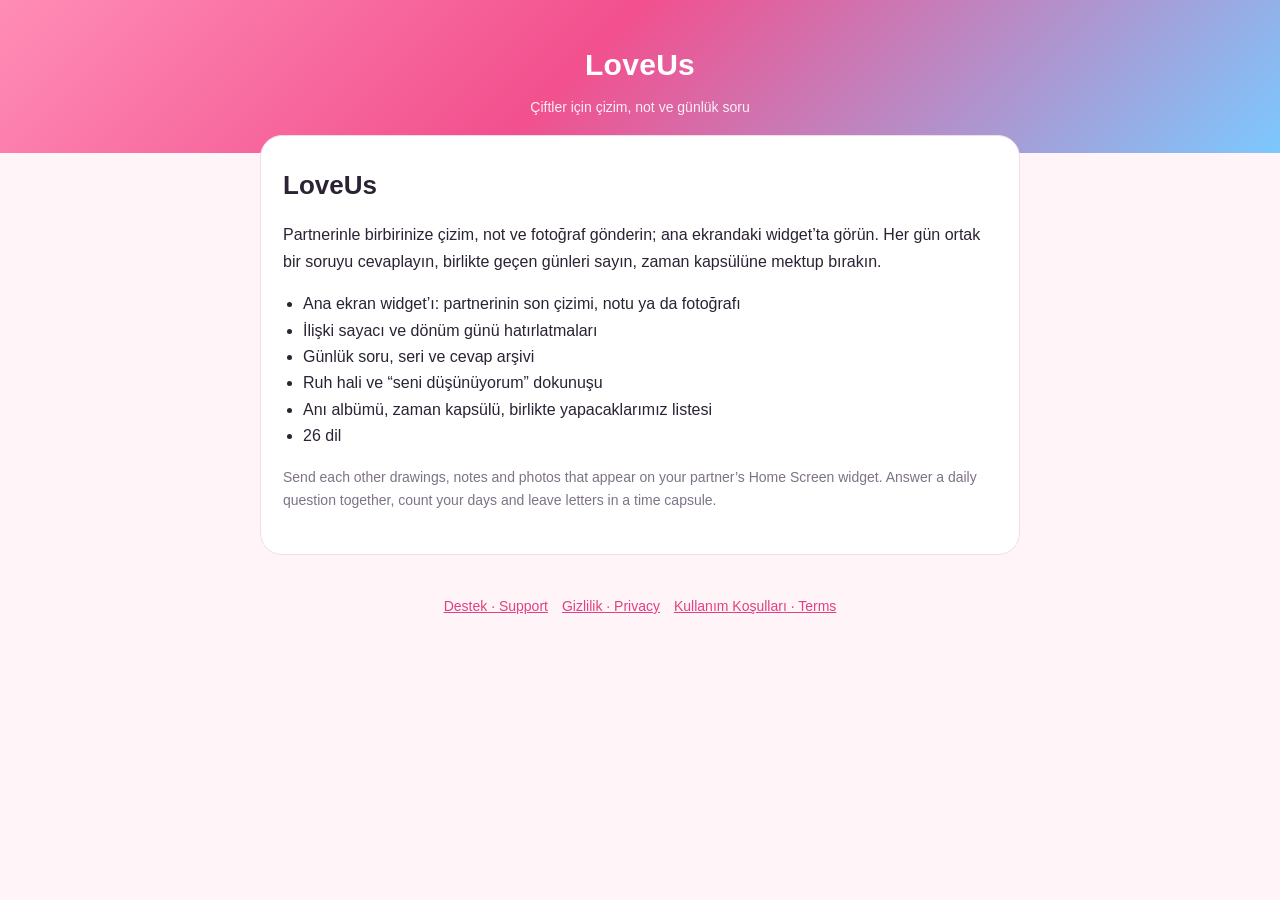
<file: index.html>
<!DOCTYPE html>
<html lang="tr">
<head>
<meta charset="utf-8" />
<meta name="viewport" content="width=device-width, initial-scale=1" />
<title>LoveUs</title>
<link rel="stylesheet" href="style.css" />
</head>
<body>
<header><a href="index.html">LoveUs</a><p>Çiftler için çizim, not ve günlük soru</p></header>
<main>
  <h1>LoveUs</h1>
  <p>Partnerinle birbirinize çizim, not ve fotoğraf gönderin; ana ekrandaki widget’ta görün. Her gün ortak bir soruyu cevaplayın, birlikte geçen günleri sayın, zaman kapsülüne mektup bırakın.</p>
  <ul>
    <li>Ana ekran widget’ı: partnerinin son çizimi, notu ya da fotoğrafı</li>
    <li>İlişki sayacı ve dönüm günü hatırlatmaları</li>
    <li>Günlük soru, seri ve cevap arşivi</li>
    <li>Ruh hali ve “seni düşünüyorum” dokunuşu</li>
    <li>Anı albümü, zaman kapsülü, birlikte yapacaklarımız listesi</li>
    <li>26 dil</li>
  </ul>
  <p class="muted">Send each other drawings, notes and photos that appear on your partner’s Home Screen widget. Answer a daily question together, count your days and leave letters in a time capsule.</p>
</main>
<nav><a href="support.html">Destek · Support</a><a href="privacy.html">Gizlilik · Privacy</a><a href="terms.html">Kullanım Koşulları · Terms</a></nav>
</body>
</html>
</file>
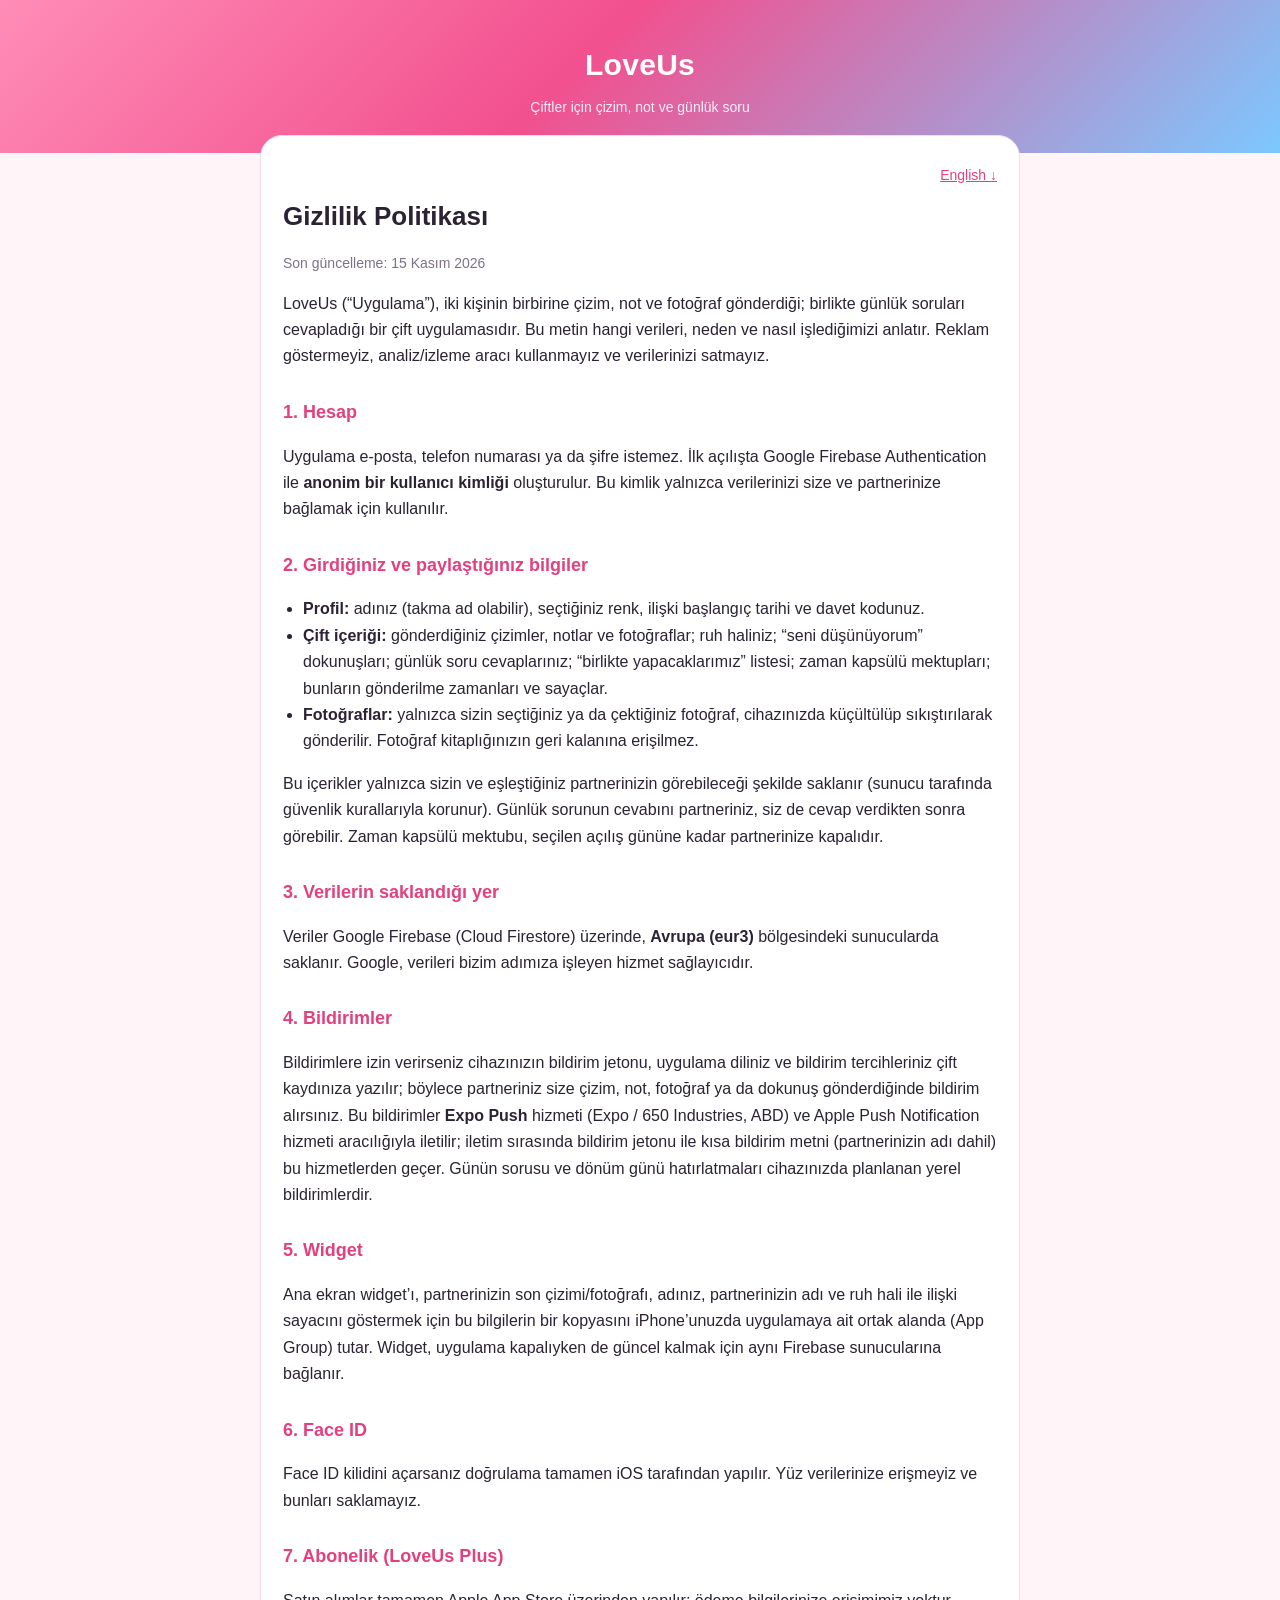
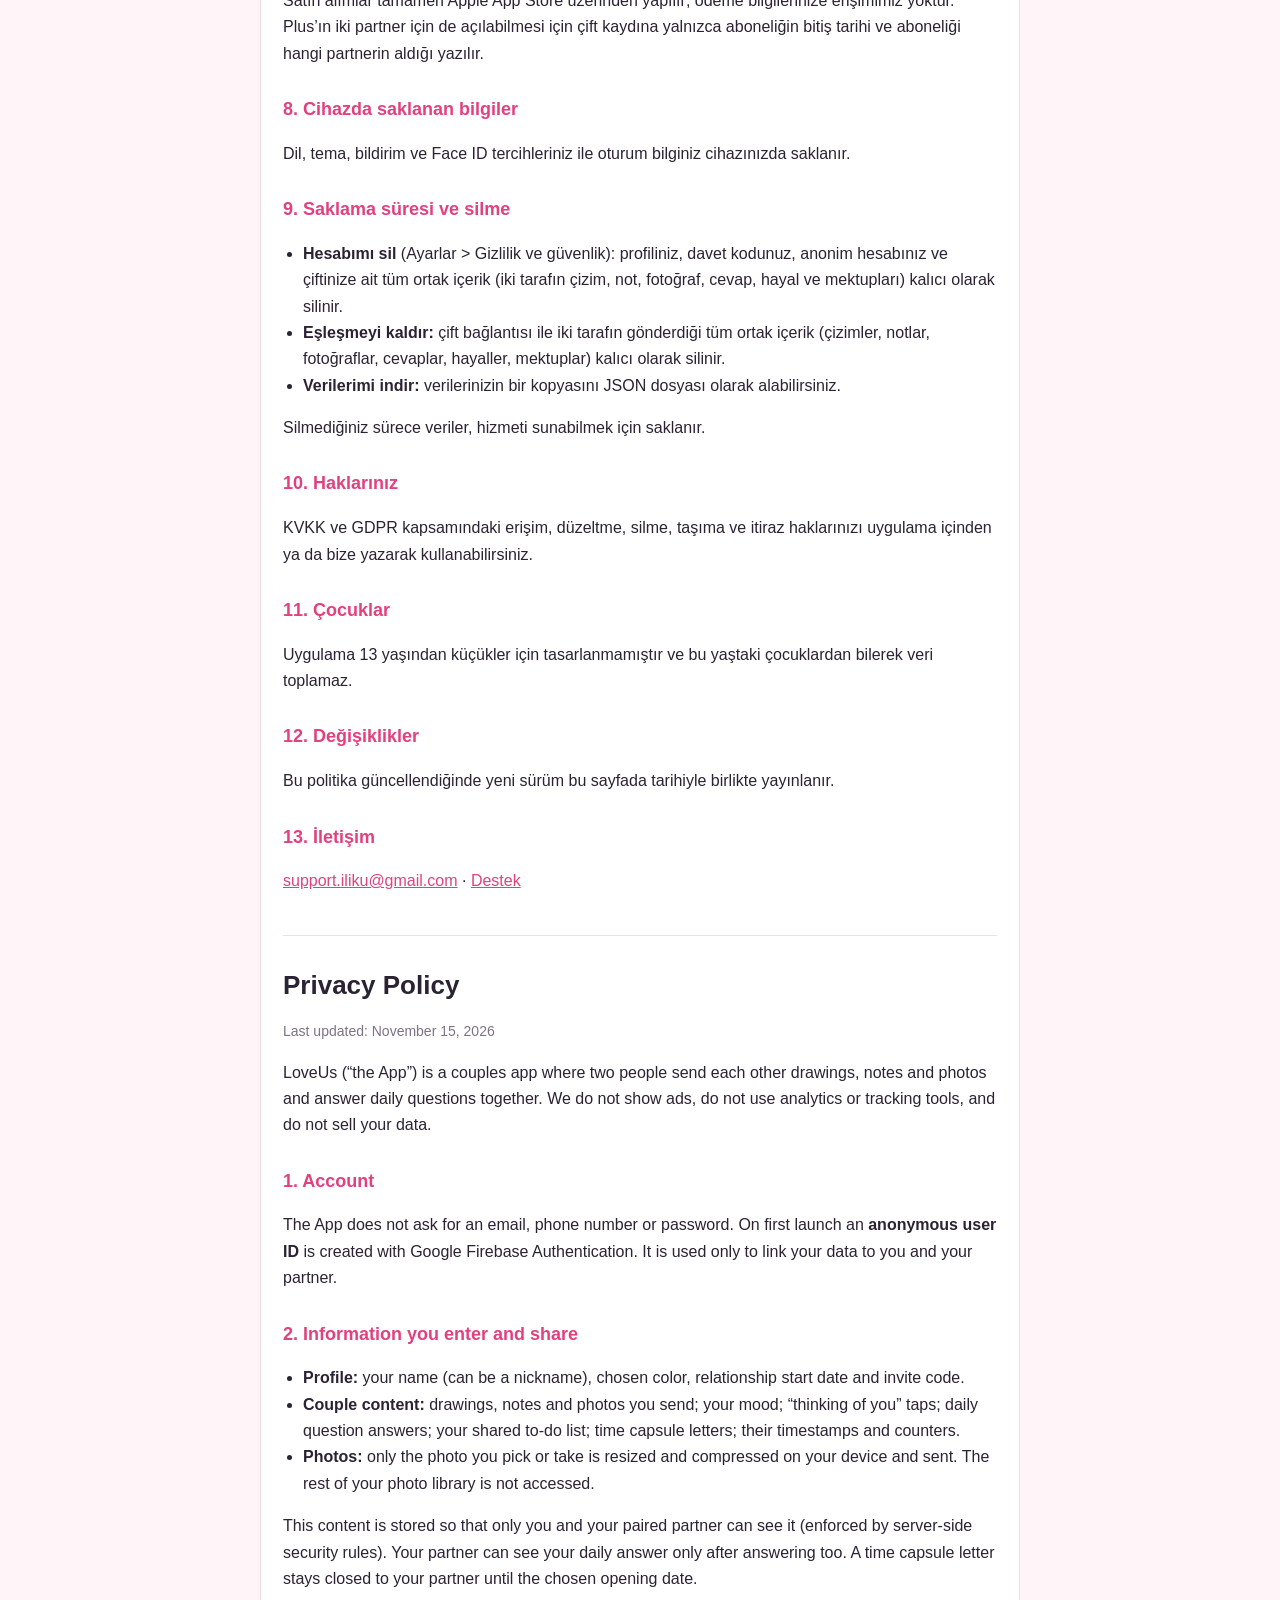
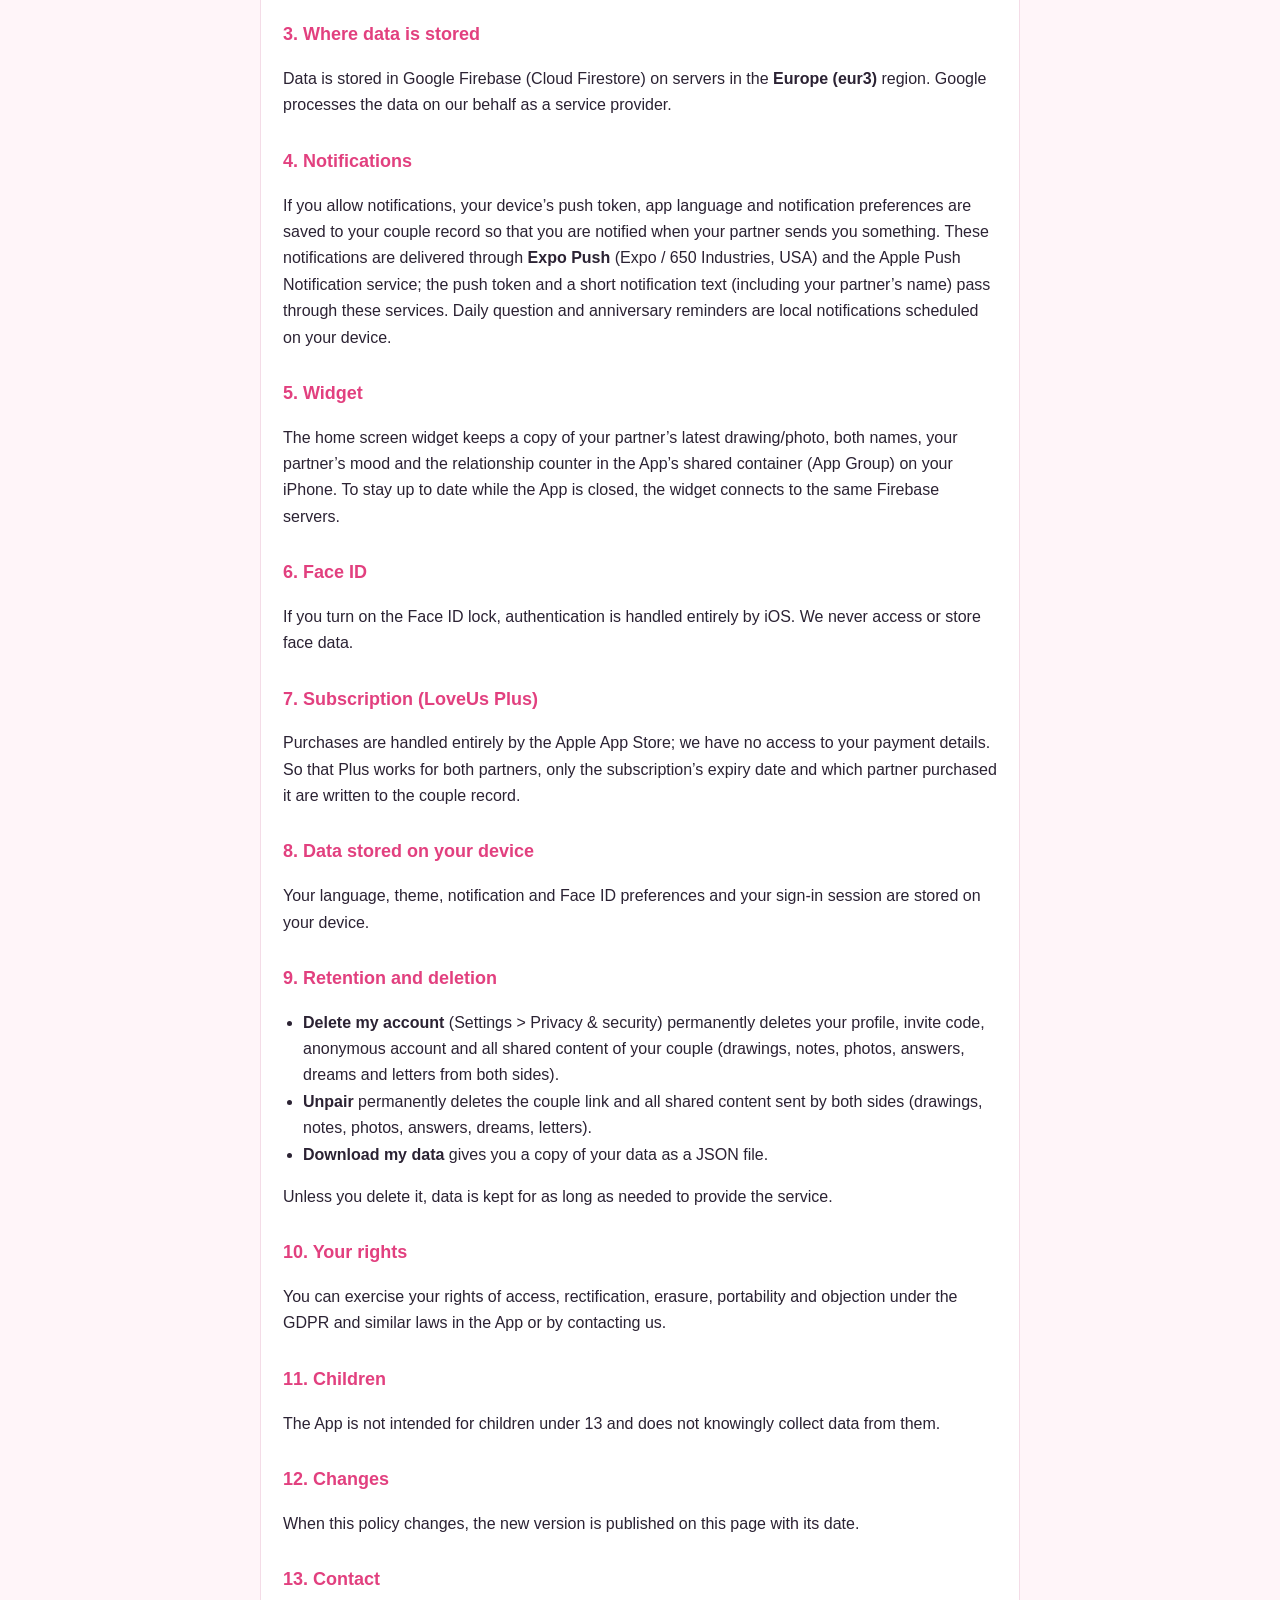
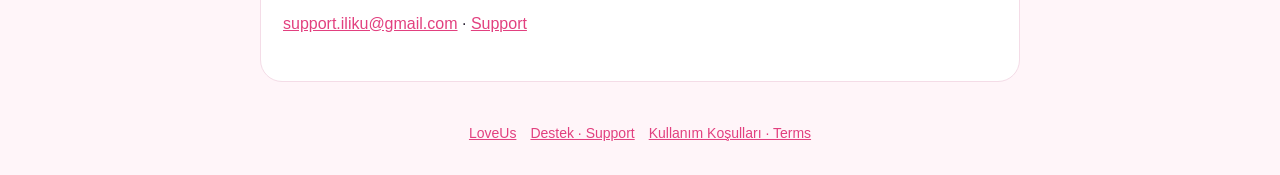
<file: privacy.html>
<!DOCTYPE html>
<html lang="tr">
<head>
<meta charset="utf-8" />
<meta name="viewport" content="width=device-width, initial-scale=1" />
<title>Gizlilik Politikası · LoveUs</title>
<link rel="stylesheet" href="style.css" />
</head>
<body>
<header><a href="index.html">LoveUs</a><p>Çiftler için çizim, not ve günlük soru</p></header>
<main>
  <p class="lang"><a href="#en">English ↓</a></p>
  <h1>Gizlilik Politikası</h1>
  <p class="muted">Son güncelleme: 15 Kasım 2026</p>

  <p>LoveUs (“Uygulama”), iki kişinin birbirine çizim, not ve fotoğraf gönderdiği; birlikte günlük soruları cevapladığı bir çift uygulamasıdır. Bu metin hangi verileri, neden ve nasıl işlediğimizi anlatır. Reklam göstermeyiz, analiz/izleme aracı kullanmayız ve verilerinizi satmayız.</p>

  <h2>1. Hesap</h2>
  <p>Uygulama e-posta, telefon numarası ya da şifre istemez. İlk açılışta Google Firebase Authentication ile <strong>anonim bir kullanıcı kimliği</strong> oluşturulur. Bu kimlik yalnızca verilerinizi size ve partnerinize bağlamak için kullanılır.</p>

  <h2>2. Girdiğiniz ve paylaştığınız bilgiler</h2>
  <ul>
    <li><strong>Profil:</strong> adınız (takma ad olabilir), seçtiğiniz renk, ilişki başlangıç tarihi ve davet kodunuz.</li>
    <li><strong>Çift içeriği:</strong> gönderdiğiniz çizimler, notlar ve fotoğraflar; ruh haliniz; “seni düşünüyorum” dokunuşları; günlük soru cevaplarınız; “birlikte yapacaklarımız” listesi; zaman kapsülü mektupları; bunların gönderilme zamanları ve sayaçlar.</li>
    <li><strong>Fotoğraflar:</strong> yalnızca sizin seçtiğiniz ya da çektiğiniz fotoğraf, cihazınızda küçültülüp sıkıştırılarak gönderilir. Fotoğraf kitaplığınızın geri kalanına erişilmez.</li>
  </ul>
  <p>Bu içerikler yalnızca sizin ve eşleştiğiniz partnerinizin görebileceği şekilde saklanır (sunucu tarafında güvenlik kurallarıyla korunur). Günlük sorunun cevabını partneriniz, siz de cevap verdikten sonra görebilir. Zaman kapsülü mektubu, seçilen açılış gününe kadar partnerinize kapalıdır.</p>

  <h2>3. Verilerin saklandığı yer</h2>
  <p>Veriler Google Firebase (Cloud Firestore) üzerinde, <strong>Avrupa (eur3)</strong> bölgesindeki sunucularda saklanır. Google, verileri bizim adımıza işleyen hizmet sağlayıcıdır.</p>

  <h2>4. Bildirimler</h2>
  <p>Bildirimlere izin verirseniz cihazınızın bildirim jetonu, uygulama diliniz ve bildirim tercihleriniz çift kaydınıza yazılır; böylece partneriniz size çizim, not, fotoğraf ya da dokunuş gönderdiğinde bildirim alırsınız. Bu bildirimler <strong>Expo Push</strong> hizmeti (Expo / 650 Industries, ABD) ve Apple Push Notification hizmeti aracılığıyla iletilir; iletim sırasında bildirim jetonu ile kısa bildirim metni (partnerinizin adı dahil) bu hizmetlerden geçer. Günün sorusu ve dönüm günü hatırlatmaları cihazınızda planlanan yerel bildirimlerdir.</p>

  <h2>5. Widget</h2>
  <p>Ana ekran widget’ı, partnerinizin son çizimi/fotoğrafı, adınız, partnerinizin adı ve ruh hali ile ilişki sayacını göstermek için bu bilgilerin bir kopyasını iPhone’unuzda uygulamaya ait ortak alanda (App Group) tutar. Widget, uygulama kapalıyken de güncel kalmak için aynı Firebase sunucularına bağlanır.</p>

  <h2>6. Face ID</h2>
  <p>Face ID kilidini açarsanız doğrulama tamamen iOS tarafından yapılır. Yüz verilerinize erişmeyiz ve bunları saklamayız.</p>

  <h2>7. Abonelik (LoveUs Plus)</h2>
  <p>Satın alımlar tamamen Apple App Store üzerinden yapılır; ödeme bilgilerinize erişimimiz yoktur. Plus’ın iki partner için de açılabilmesi için çift kaydına yalnızca aboneliğin bitiş tarihi ve aboneliği hangi partnerin aldığı yazılır.</p>

  <h2>8. Cihazda saklanan bilgiler</h2>
  <p>Dil, tema, bildirim ve Face ID tercihleriniz ile oturum bilginiz cihazınızda saklanır.</p>

  <h2>9. Saklama süresi ve silme</h2>
  <ul>
    <li><strong>Hesabımı sil</strong> (Ayarlar &gt; Gizlilik ve güvenlik): profiliniz, davet kodunuz, anonim hesabınız ve çiftinize ait tüm ortak içerik (iki tarafın çizim, not, fotoğraf, cevap, hayal ve mektupları) kalıcı olarak silinir.</li>
    <li><strong>Eşleşmeyi kaldır:</strong> çift bağlantısı ile iki tarafın gönderdiği tüm ortak içerik (çizimler, notlar, fotoğraflar, cevaplar, hayaller, mektuplar) kalıcı olarak silinir.</li>
    <li><strong>Verilerimi indir:</strong> verilerinizin bir kopyasını JSON dosyası olarak alabilirsiniz.</li>
  </ul>
  <p>Silmediğiniz sürece veriler, hizmeti sunabilmek için saklanır.</p>

  <h2>10. Haklarınız</h2>
  <p>KVKK ve GDPR kapsamındaki erişim, düzeltme, silme, taşıma ve itiraz haklarınızı uygulama içinden ya da bize yazarak kullanabilirsiniz.</p>

  <h2>11. Çocuklar</h2>
  <p>Uygulama 13 yaşından küçükler için tasarlanmamıştır ve bu yaştaki çocuklardan bilerek veri toplamaz.</p>

  <h2>12. Değişiklikler</h2>
  <p>Bu politika güncellendiğinde yeni sürüm bu sayfada tarihiyle birlikte yayınlanır.</p>

  <h2>13. İletişim</h2>
  <p><a href="mailto:support.iliku@gmail.com">support.iliku@gmail.com</a> · <a href="support.html">Destek</a></p>

  <hr id="en" />

  <h1>Privacy Policy</h1>
  <p class="muted">Last updated: November 15, 2026</p>
  <p>LoveUs (“the App”) is a couples app where two people send each other drawings, notes and photos and answer daily questions together. We do not show ads, do not use analytics or tracking tools, and do not sell your data.</p>

  <h2>1. Account</h2>
  <p>The App does not ask for an email, phone number or password. On first launch an <strong>anonymous user ID</strong> is created with Google Firebase Authentication. It is used only to link your data to you and your partner.</p>

  <h2>2. Information you enter and share</h2>
  <ul>
    <li><strong>Profile:</strong> your name (can be a nickname), chosen color, relationship start date and invite code.</li>
    <li><strong>Couple content:</strong> drawings, notes and photos you send; your mood; “thinking of you” taps; daily question answers; your shared to-do list; time capsule letters; their timestamps and counters.</li>
    <li><strong>Photos:</strong> only the photo you pick or take is resized and compressed on your device and sent. The rest of your photo library is not accessed.</li>
  </ul>
  <p>This content is stored so that only you and your paired partner can see it (enforced by server-side security rules). Your partner can see your daily answer only after answering too. A time capsule letter stays closed to your partner until the chosen opening date.</p>

  <h2>3. Where data is stored</h2>
  <p>Data is stored in Google Firebase (Cloud Firestore) on servers in the <strong>Europe (eur3)</strong> region. Google processes the data on our behalf as a service provider.</p>

  <h2>4. Notifications</h2>
  <p>If you allow notifications, your device’s push token, app language and notification preferences are saved to your couple record so that you are notified when your partner sends you something. These notifications are delivered through <strong>Expo Push</strong> (Expo / 650 Industries, USA) and the Apple Push Notification service; the push token and a short notification text (including your partner’s name) pass through these services. Daily question and anniversary reminders are local notifications scheduled on your device.</p>

  <h2>5. Widget</h2>
  <p>The home screen widget keeps a copy of your partner’s latest drawing/photo, both names, your partner’s mood and the relationship counter in the App’s shared container (App Group) on your iPhone. To stay up to date while the App is closed, the widget connects to the same Firebase servers.</p>

  <h2>6. Face ID</h2>
  <p>If you turn on the Face ID lock, authentication is handled entirely by iOS. We never access or store face data.</p>

  <h2>7. Subscription (LoveUs Plus)</h2>
  <p>Purchases are handled entirely by the Apple App Store; we have no access to your payment details. So that Plus works for both partners, only the subscription’s expiry date and which partner purchased it are written to the couple record.</p>

  <h2>8. Data stored on your device</h2>
  <p>Your language, theme, notification and Face ID preferences and your sign-in session are stored on your device.</p>

  <h2>9. Retention and deletion</h2>
  <ul>
    <li><strong>Delete my account</strong> (Settings &gt; Privacy &amp; security) permanently deletes your profile, invite code, anonymous account and all shared content of your couple (drawings, notes, photos, answers, dreams and letters from both sides).</li>
    <li><strong>Unpair</strong> permanently deletes the couple link and all shared content sent by both sides (drawings, notes, photos, answers, dreams, letters).</li>
    <li><strong>Download my data</strong> gives you a copy of your data as a JSON file.</li>
  </ul>
  <p>Unless you delete it, data is kept for as long as needed to provide the service.</p>

  <h2>10. Your rights</h2>
  <p>You can exercise your rights of access, rectification, erasure, portability and objection under the GDPR and similar laws in the App or by contacting us.</p>

  <h2>11. Children</h2>
  <p>The App is not intended for children under 13 and does not knowingly collect data from them.</p>

  <h2>12. Changes</h2>
  <p>When this policy changes, the new version is published on this page with its date.</p>

  <h2>13. Contact</h2>
  <p><a href="mailto:support.iliku@gmail.com">support.iliku@gmail.com</a> · <a href="support.html">Support</a></p>
</main>
<nav><a href="index.html">LoveUs</a><a href="support.html">Destek · Support</a><a href="terms.html">Kullanım Koşulları · Terms</a></nav>
</body>
</html>
</file>
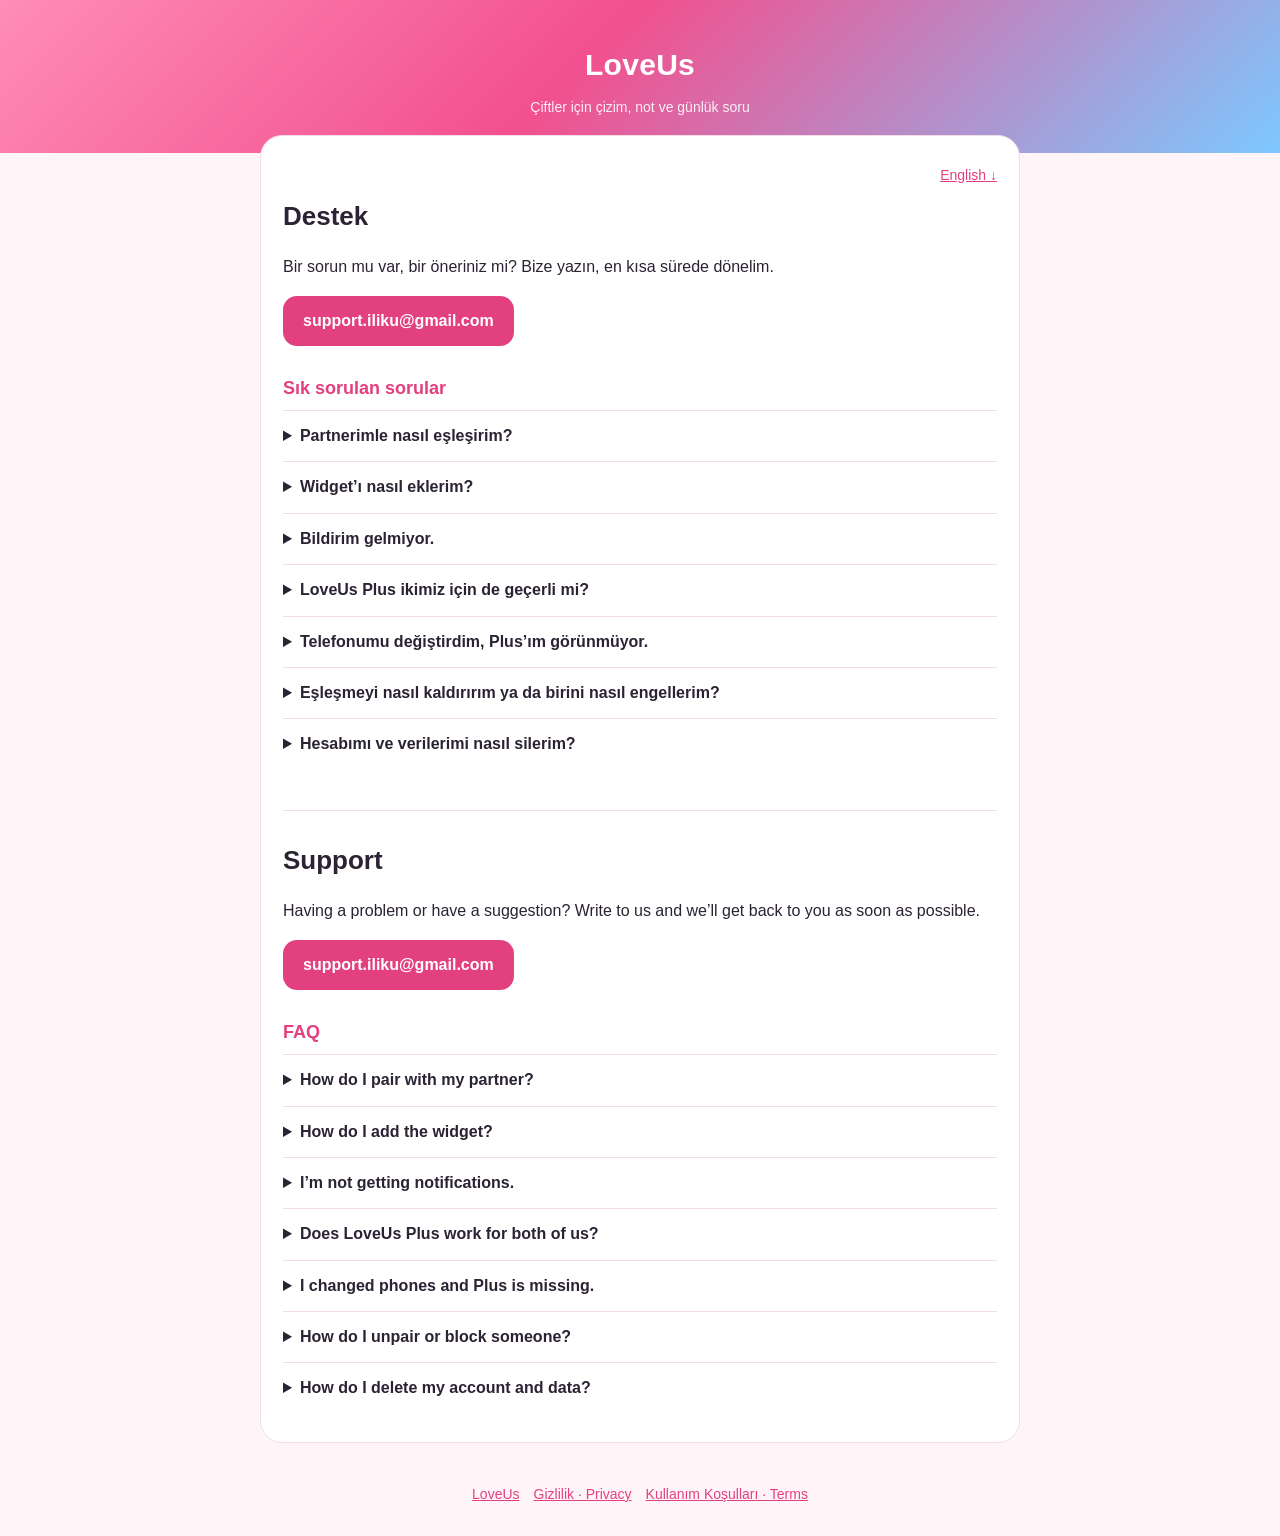
<file: support.html>
<!DOCTYPE html>
<html lang="tr">
<head>
<meta charset="utf-8" />
<meta name="viewport" content="width=device-width, initial-scale=1" />
<title>Destek · LoveUs</title>
<link rel="stylesheet" href="style.css" />
</head>
<body>
<header><a href="index.html">LoveUs</a><p>Çiftler için çizim, not ve günlük soru</p></header>
<main>
  <p class="lang"><a href="#en">English ↓</a></p>
  <h1>Destek</h1>
  <p>Bir sorun mu var, bir öneriniz mi? Bize yazın, en kısa sürede dönelim.</p>
  <p><a class="btn" href="mailto:support.iliku@gmail.com?subject=LoveUs">support.iliku@gmail.com</a></p>

  <h2>Sık sorulan sorular</h2>
  <div class="faq">
    <details><summary>Partnerimle nasıl eşleşirim?</summary><p>Uygulamayı ilk açtığınızda size bir davet kodu (ör. LV-AB12) verilir. Bu kodu partnerinize gönderin; partneriniz kendi uygulamasında “Kodu gir” adımına yazdığında eşleşirsiniz.</p></details>
    <details><summary>Widget’ı nasıl eklerim?</summary><p>Ana ekranda boş bir yere basılı tutun, sol üstteki “Düzenle” &gt; “Widget ekle”ye dokunun, “LoveUs”u arayın ve “Çizim &amp; Not” ya da “Sayaç” widget’ını seçin.</p></details>
    <details><summary>Bildirim gelmiyor.</summary><p>iPhone’da Ayarlar &gt; Bildirimler &gt; LoveUs bölümünden izin verildiğini, uygulamada da Ayarlar &gt; Bildirimler anahtarlarının açık olduğunu kontrol edin.</p></details>
    <details><summary>LoveUs Plus ikimiz için de geçerli mi?</summary><p>Evet. Partnerlerden biri Plus aldığında eşleşme sürdüğü ve abonelik etkin olduğu sürece ikiniz de kullanırsınız.</p></details>
    <details><summary>Telefonumu değiştirdim, Plus’ım görünmüyor.</summary><p>Plus ekranındaki “Geri yükle” düğmesine dokunun. Aboneliğinizi iPhone Ayarlar &gt; [adınız] &gt; Abonelikler bölümünden yönetebilir veya iptal edebilirsiniz.</p></details>
    <details><summary>Eşleşmeyi nasıl kaldırırım ya da birini nasıl engellerim?</summary><p>Ayarlar &gt; “Eşleşmeyi kaldır” ile bağlantıyı anında sonlandırabilirsiniz; bu kişi size bir daha ulaşamaz. Kötüye kullanımı “Engelle veya şikâyet et” ile bize bildirebilirsiniz.</p></details>
    <details><summary>Hesabımı ve verilerimi nasıl silerim?</summary><p>Ayarlar &gt; Gizlilik ve güvenlik &gt; “Hesabımı sil”. Verilerinizin kopyasını önce “Verilerimi indir” ile alabilirsiniz. Ayrıntılar <a href="privacy.html">Gizlilik Politikası</a>’nda.</p></details>
  </div>

  <hr id="en" />

  <h1>Support</h1>
  <p>Having a problem or have a suggestion? Write to us and we’ll get back to you as soon as possible.</p>
  <p><a class="btn" href="mailto:support.iliku@gmail.com?subject=LoveUs">support.iliku@gmail.com</a></p>

  <h2>FAQ</h2>
  <div class="faq">
    <details><summary>How do I pair with my partner?</summary><p>When you first open the App you get an invite code (e.g. LV-AB12). Send it to your partner; once they enter it in their App under “Enter code”, you’re paired.</p></details>
    <details><summary>How do I add the widget?</summary><p>Touch and hold an empty area on the Home Screen, tap “Edit” &gt; “Add Widget”, search for “LoveUs” and pick the “Drawing &amp; Note” or “Counter” widget.</p></details>
    <details><summary>I’m not getting notifications.</summary><p>Check that notifications are allowed in iPhone Settings &gt; Notifications &gt; LoveUs and that the switches in the App’s Settings &gt; Notifications are on.</p></details>
    <details><summary>Does LoveUs Plus work for both of us?</summary><p>Yes. When one partner gets Plus, both can use it while the pairing lasts and the subscription is active.</p></details>
    <details><summary>I changed phones and Plus is missing.</summary><p>Tap “Restore” on the Plus screen. Manage or cancel your subscription in iPhone Settings &gt; [your name] &gt; Subscriptions.</p></details>
    <details><summary>How do I unpair or block someone?</summary><p>Settings &gt; “Unpair” ends the link instantly; that person can no longer reach you. Report abuse with “Block or report”.</p></details>
    <details><summary>How do I delete my account and data?</summary><p>Settings &gt; Privacy &amp; security &gt; “Delete my account”. You can first get a copy with “Download my data”. See the <a href="privacy.html#en">Privacy Policy</a>.</p></details>
  </div>
</main>
<nav><a href="index.html">LoveUs</a><a href="privacy.html">Gizlilik · Privacy</a><a href="terms.html">Kullanım Koşulları · Terms</a></nav>
</body>
</html>
</file>
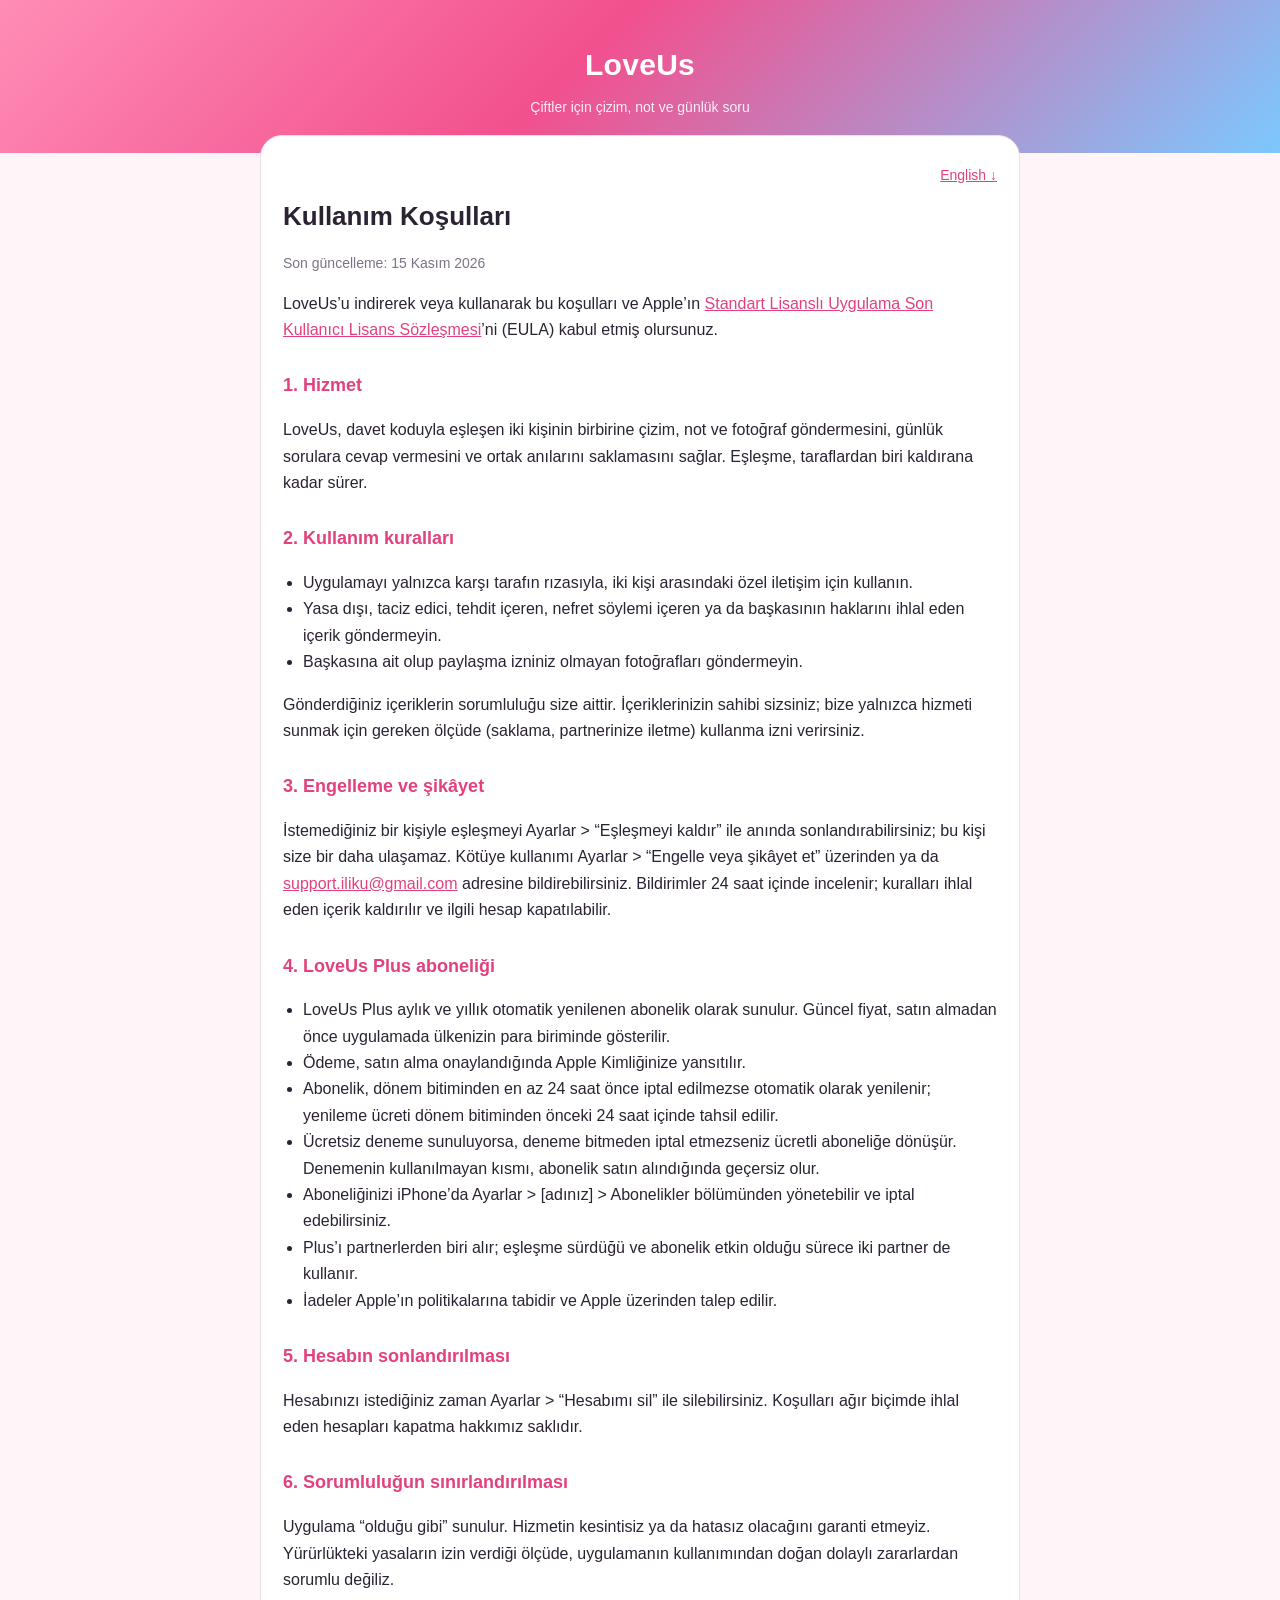
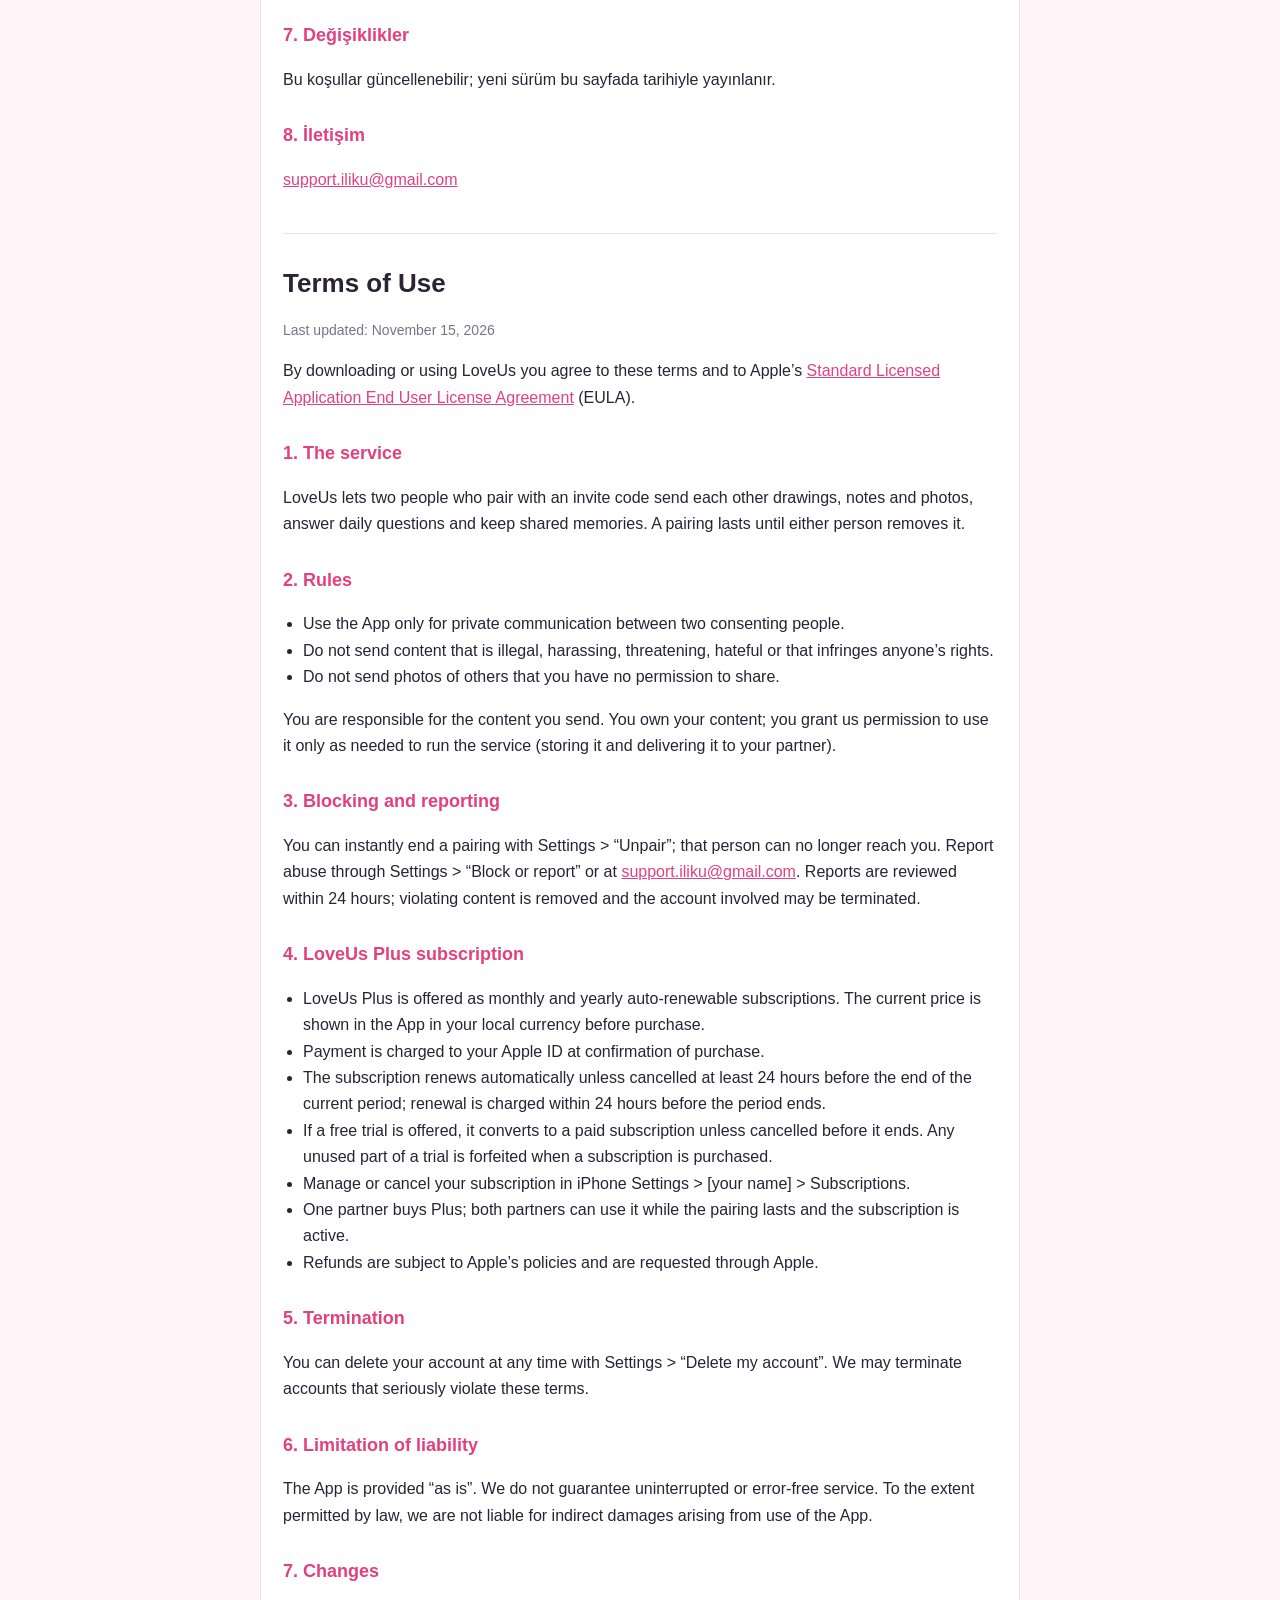
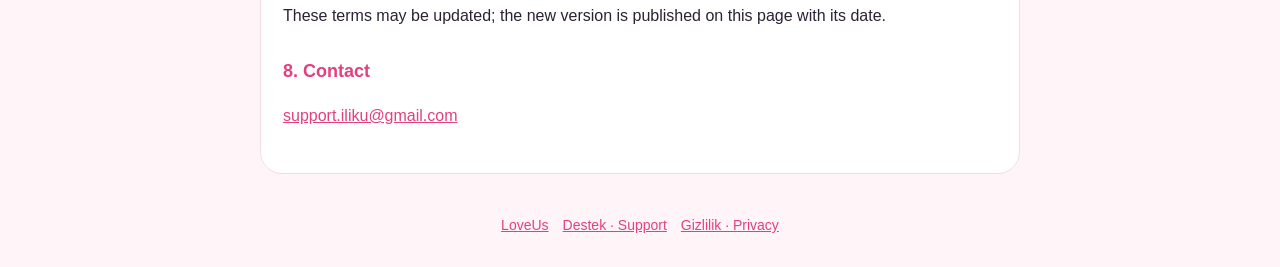
<file: terms.html>
<!DOCTYPE html>
<html lang="tr">
<head>
<meta charset="utf-8" />
<meta name="viewport" content="width=device-width, initial-scale=1" />
<title>Kullanım Koşulları · LoveUs</title>
<link rel="stylesheet" href="style.css" />
</head>
<body>
<header><a href="index.html">LoveUs</a><p>Çiftler için çizim, not ve günlük soru</p></header>
<main>
  <p class="lang"><a href="#en">English ↓</a></p>
  <h1>Kullanım Koşulları</h1>
  <p class="muted">Son güncelleme: 15 Kasım 2026</p>

  <p>LoveUs’u indirerek veya kullanarak bu koşulları ve Apple’ın <a href="https://www.apple.com/legal/internet-services/itunes/dev/stdeula/">Standart Lisanslı Uygulama Son Kullanıcı Lisans Sözleşmesi</a>’ni (EULA) kabul etmiş olursunuz.</p>

  <h2>1. Hizmet</h2>
  <p>LoveUs, davet koduyla eşleşen iki kişinin birbirine çizim, not ve fotoğraf göndermesini, günlük sorulara cevap vermesini ve ortak anılarını saklamasını sağlar. Eşleşme, taraflardan biri kaldırana kadar sürer.</p>

  <h2>2. Kullanım kuralları</h2>
  <ul>
    <li>Uygulamayı yalnızca karşı tarafın rızasıyla, iki kişi arasındaki özel iletişim için kullanın.</li>
    <li>Yasa dışı, taciz edici, tehdit içeren, nefret söylemi içeren ya da başkasının haklarını ihlal eden içerik göndermeyin.</li>
    <li>Başkasına ait olup paylaşma izniniz olmayan fotoğrafları göndermeyin.</li>
  </ul>
  <p>Gönderdiğiniz içeriklerin sorumluluğu size aittir. İçeriklerinizin sahibi sizsiniz; bize yalnızca hizmeti sunmak için gereken ölçüde (saklama, partnerinize iletme) kullanma izni verirsiniz.</p>

  <h2>3. Engelleme ve şikâyet</h2>
  <p>İstemediğiniz bir kişiyle eşleşmeyi Ayarlar &gt; “Eşleşmeyi kaldır” ile anında sonlandırabilirsiniz; bu kişi size bir daha ulaşamaz. Kötüye kullanımı Ayarlar &gt; “Engelle veya şikâyet et” üzerinden ya da <a href="mailto:support.iliku@gmail.com">support.iliku@gmail.com</a> adresine bildirebilirsiniz. Bildirimler 24 saat içinde incelenir; kuralları ihlal eden içerik kaldırılır ve ilgili hesap kapatılabilir.</p>

  <h2>4. LoveUs Plus aboneliği</h2>
  <ul>
    <li>LoveUs Plus aylık ve yıllık otomatik yenilenen abonelik olarak sunulur. Güncel fiyat, satın almadan önce uygulamada ülkenizin para biriminde gösterilir.</li>
    <li>Ödeme, satın alma onaylandığında Apple Kimliğinize yansıtılır.</li>
    <li>Abonelik, dönem bitiminden en az 24 saat önce iptal edilmezse otomatik olarak yenilenir; yenileme ücreti dönem bitiminden önceki 24 saat içinde tahsil edilir.</li>
    <li>Ücretsiz deneme sunuluyorsa, deneme bitmeden iptal etmezseniz ücretli aboneliğe dönüşür. Denemenin kullanılmayan kısmı, abonelik satın alındığında geçersiz olur.</li>
    <li>Aboneliğinizi iPhone’da Ayarlar &gt; [adınız] &gt; Abonelikler bölümünden yönetebilir ve iptal edebilirsiniz.</li>
    <li>Plus’ı partnerlerden biri alır; eşleşme sürdüğü ve abonelik etkin olduğu sürece iki partner de kullanır.</li>
    <li>İadeler Apple’ın politikalarına tabidir ve Apple üzerinden talep edilir.</li>
  </ul>

  <h2>5. Hesabın sonlandırılması</h2>
  <p>Hesabınızı istediğiniz zaman Ayarlar &gt; “Hesabımı sil” ile silebilirsiniz. Koşulları ağır biçimde ihlal eden hesapları kapatma hakkımız saklıdır.</p>

  <h2>6. Sorumluluğun sınırlandırılması</h2>
  <p>Uygulama “olduğu gibi” sunulur. Hizmetin kesintisiz ya da hatasız olacağını garanti etmeyiz. Yürürlükteki yasaların izin verdiği ölçüde, uygulamanın kullanımından doğan dolaylı zararlardan sorumlu değiliz.</p>

  <h2>7. Değişiklikler</h2>
  <p>Bu koşullar güncellenebilir; yeni sürüm bu sayfada tarihiyle yayınlanır.</p>

  <h2>8. İletişim</h2>
  <p><a href="mailto:support.iliku@gmail.com">support.iliku@gmail.com</a></p>

  <hr id="en" />

  <h1>Terms of Use</h1>
  <p class="muted">Last updated: November 15, 2026</p>
  <p>By downloading or using LoveUs you agree to these terms and to Apple’s <a href="https://www.apple.com/legal/internet-services/itunes/dev/stdeula/">Standard Licensed Application End User License Agreement</a> (EULA).</p>

  <h2>1. The service</h2>
  <p>LoveUs lets two people who pair with an invite code send each other drawings, notes and photos, answer daily questions and keep shared memories. A pairing lasts until either person removes it.</p>

  <h2>2. Rules</h2>
  <ul>
    <li>Use the App only for private communication between two consenting people.</li>
    <li>Do not send content that is illegal, harassing, threatening, hateful or that infringes anyone’s rights.</li>
    <li>Do not send photos of others that you have no permission to share.</li>
  </ul>
  <p>You are responsible for the content you send. You own your content; you grant us permission to use it only as needed to run the service (storing it and delivering it to your partner).</p>

  <h2>3. Blocking and reporting</h2>
  <p>You can instantly end a pairing with Settings &gt; “Unpair”; that person can no longer reach you. Report abuse through Settings &gt; “Block or report” or at <a href="mailto:support.iliku@gmail.com">support.iliku@gmail.com</a>. Reports are reviewed within 24 hours; violating content is removed and the account involved may be terminated.</p>

  <h2>4. LoveUs Plus subscription</h2>
  <ul>
    <li>LoveUs Plus is offered as monthly and yearly auto-renewable subscriptions. The current price is shown in the App in your local currency before purchase.</li>
    <li>Payment is charged to your Apple ID at confirmation of purchase.</li>
    <li>The subscription renews automatically unless cancelled at least 24 hours before the end of the current period; renewal is charged within 24 hours before the period ends.</li>
    <li>If a free trial is offered, it converts to a paid subscription unless cancelled before it ends. Any unused part of a trial is forfeited when a subscription is purchased.</li>
    <li>Manage or cancel your subscription in iPhone Settings &gt; [your name] &gt; Subscriptions.</li>
    <li>One partner buys Plus; both partners can use it while the pairing lasts and the subscription is active.</li>
    <li>Refunds are subject to Apple’s policies and are requested through Apple.</li>
  </ul>

  <h2>5. Termination</h2>
  <p>You can delete your account at any time with Settings &gt; “Delete my account”. We may terminate accounts that seriously violate these terms.</p>

  <h2>6. Limitation of liability</h2>
  <p>The App is provided “as is”. We do not guarantee uninterrupted or error-free service. To the extent permitted by law, we are not liable for indirect damages arising from use of the App.</p>

  <h2>7. Changes</h2>
  <p>These terms may be updated; the new version is published on this page with its date.</p>

  <h2>8. Contact</h2>
  <p><a href="mailto:support.iliku@gmail.com">support.iliku@gmail.com</a></p>
</main>
<nav><a href="index.html">LoveUs</a><a href="support.html">Destek · Support</a><a href="privacy.html">Gizlilik · Privacy</a></nav>
</body>
</html>
</file>
<file: style.css>
:root { --bg: #FFF5F9; --card: #fff; --text: #2B2233; --muted: #7D7287; --accent: #E2407F; --blue: #2E9BE6; --border: #F4DCE7; }
@media (prefers-color-scheme: dark) { :root { --bg: #17111B; --card: #221A28; --text: #F4EEF7; --muted: #A99BB3; --accent: #FF7AAE; --blue: #7CC8FF; --border: #3A2D42; } }
* { box-sizing: border-box; }
body { margin: 0; background: var(--bg); color: var(--text); font: 16px/1.65 -apple-system, BlinkMacSystemFont, "Segoe UI", Roboto, sans-serif; }
header { background: linear-gradient(135deg, #FF8DB6, #F2508E 45%, #7CC8FF); color: #fff; padding: 40px 20px 34px; text-align: center; }
header a { color: #fff; text-decoration: none; font-size: 30px; font-weight: 800; letter-spacing: .3px; }
header p { margin: 6px 0 0; opacity: .9; font-size: 14px; }
main { max-width: 760px; margin: -18px auto 40px; padding: 28px 22px; background: var(--card); border: 1px solid var(--border); border-radius: 22px; }
h1 { font-size: 26px; margin: 0 0 4px; }
h2 { font-size: 18px; margin: 28px 0 6px; color: var(--accent); }
hr { border: 0; border-top: 1px solid var(--border); margin: 40px 0 28px; }
.muted { color: var(--muted); font-size: 14px; }
a { color: var(--accent); }
ul { padding-left: 20px; }
nav { display: flex; gap: 14px; justify-content: center; flex-wrap: wrap; margin: 0 0 30px; font-size: 14px; }
.lang { text-align: right; font-size: 14px; margin: 0 0 8px; }
.faq details { border-top: 1px solid var(--border); padding: 12px 0; }
.faq summary { cursor: pointer; font-weight: 600; }
.btn { display: inline-block; background: var(--accent); color: #fff; padding: 12px 20px; border-radius: 14px; text-decoration: none; font-weight: 600; }
</file>
